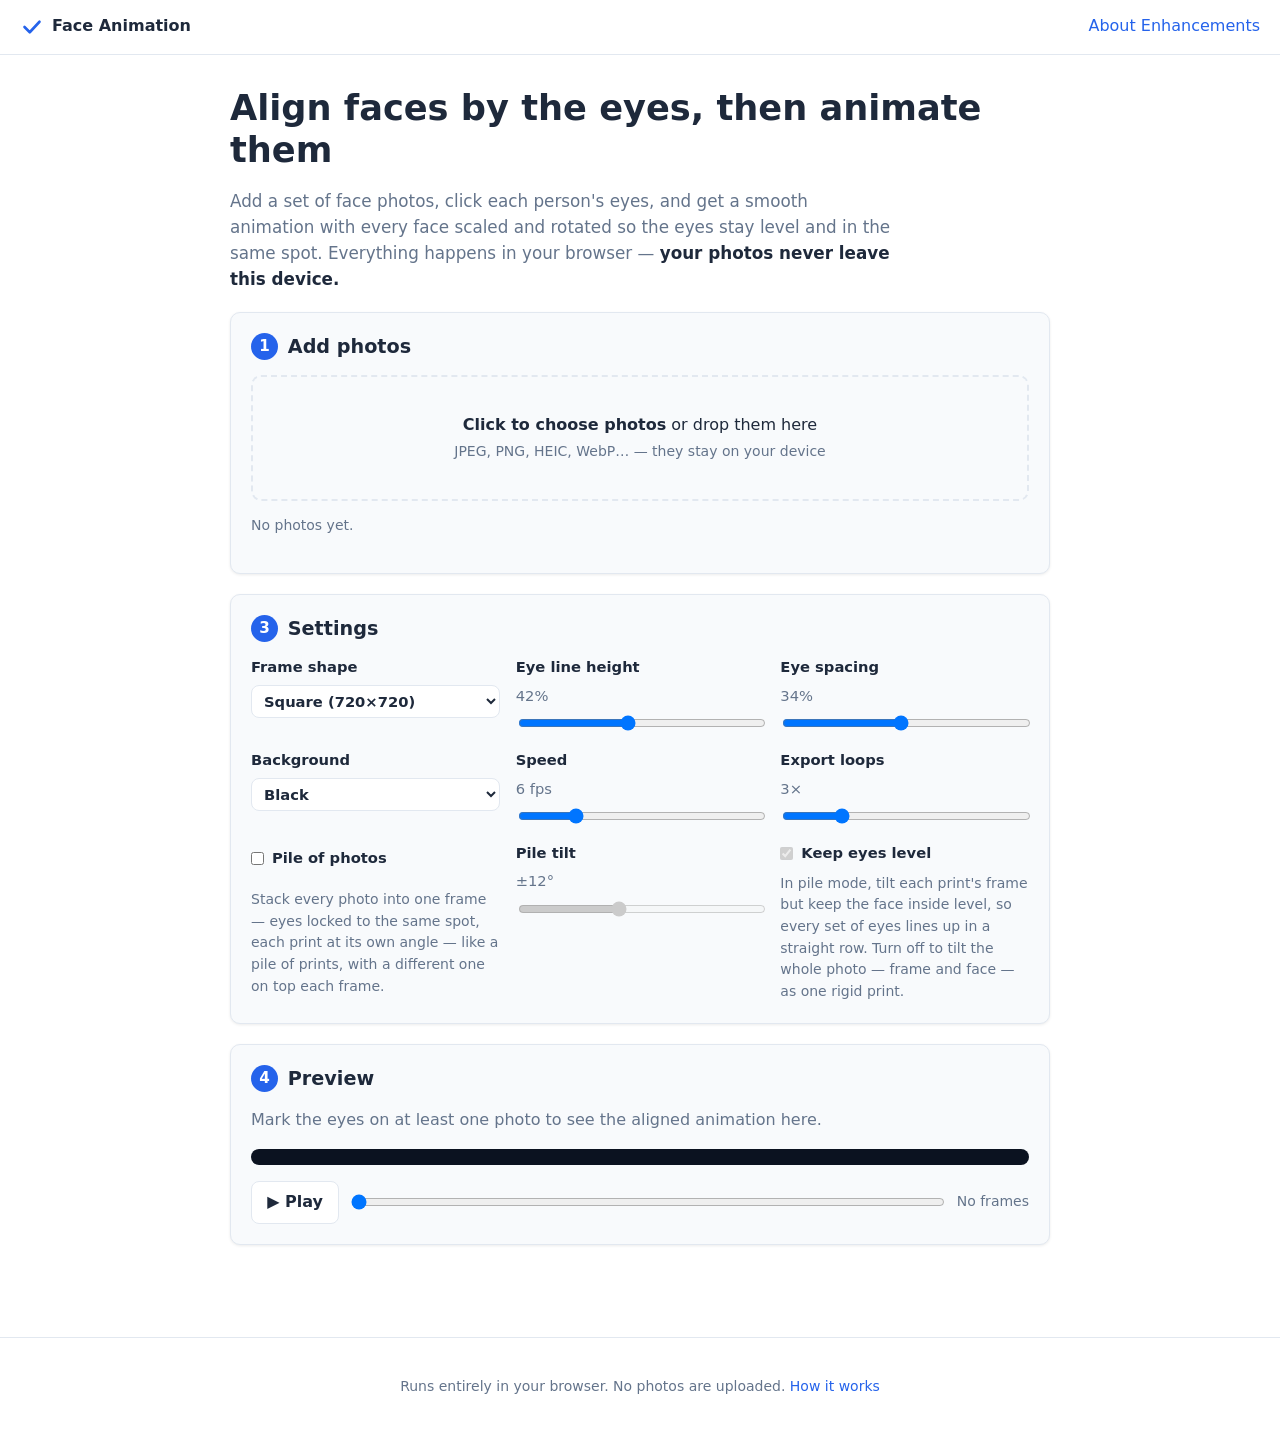
<file: index.html>
<!doctype html>
<html lang="en">
  <head>
    <meta charset="utf-8" />
    <meta name="viewport" content="width=device-width, initial-scale=1" />
    <meta name="color-scheme" content="light dark" />
    <title>Face Animation — align faces by the eyes</title>
    <meta
      name="description"
      content="Turn a set of face photos into a smooth animation, aligned so the eyes stay level and in the same position. Runs entirely in your browser — no uploads."
    />
    <link rel="icon" href="/assets/favicon.svg" type="image/svg+xml" />
    <link rel="stylesheet" href="/assets/css/styles.css" />
    <link rel="stylesheet" href="/assets/css/app.css" />
    <script type="module" src="/assets/js/main.js"></script>
  </head>
  <body>
    <header class="site-header">
      <a class="brand" href="/">
        <img src="/assets/favicon.svg" alt="" width="24" height="24" />
        <span>Face Animation</span>
      </a>
      <nav>
        <a href="/about/">About</a>
        <a href="/enhancements.html">Enhancements</a>
      </nav>
    </header>

    <main>
      <section class="hero">
        <h1>Align faces by the eyes, then animate them</h1>
        <p class="lead">
          Add a set of face photos, click each person's eyes, and get a smooth
          animation with every face scaled and rotated so the eyes stay level
          and in the same spot. Everything happens in your browser —
          <strong>your photos never leave this device.</strong>
        </p>
      </section>

      <!-- Step 1: photos -->
      <section class="step" aria-labelledby="h-photos">
        <h2 id="h-photos"><span class="num">1</span> Add photos</h2>
        <div
          id="dropzone"
          class="dropzone"
          role="button"
          tabindex="0"
          aria-label="Add photos: click to choose files or drop images here"
        >
          <p><strong>Click to choose photos</strong> or drop them here</p>
          <p class="muted small">JPEG, PNG, HEIC, WebP… — they stay on your device</p>
        </div>
        <input id="file-input" type="file" accept="image/*" multiple hidden />

        <p id="empty-hint" class="muted small">No photos yet.</p>
        <div id="photo-strip" class="photo-strip" aria-live="polite"></div>
      </section>

      <!-- Step 2: mark eyes -->
      <section id="mark-section" class="step" aria-labelledby="h-mark" hidden>
        <h2 id="h-mark"><span class="num">2</span> Mark the eyes</h2>
        <p id="mark-status" class="status" aria-live="polite"></p>
        <div class="mark-wrap">
          <canvas id="mark-canvas" class="mark-canvas" width="640" height="460"></canvas>
        </div>
        <div class="controls">
          <button id="btn-prev" type="button" class="btn">← Previous</button>
          <button id="btn-next" type="button" class="btn">Next →</button>
          <button id="btn-reset-marks" type="button" class="btn ghost">Reset this photo</button>
          <span id="mark-progress" class="muted small"></span>
        </div>
      </section>

      <!-- Step 3: settings -->
      <section class="step" aria-labelledby="h-settings">
        <h2 id="h-settings"><span class="num">3</span> Settings</h2>
        <div class="settings-grid">
          <label>
            Frame shape
            <select id="opt-size">
              <option value="square" selected>Square (720×720)</option>
              <option value="portrait">Portrait (720×960)</option>
              <option value="landscape">Landscape (960×720)</option>
            </select>
          </label>
          <label>
            Eye line height <span id="opt-eyey-val" class="val"></span>
            <input id="opt-eyey" type="range" min="20" max="70" value="42" />
          </label>
          <label>
            Eye spacing <span id="opt-gap-val" class="val"></span>
            <input id="opt-gap" type="range" min="15" max="55" value="34" />
          </label>
          <label>
            Background
            <select id="opt-bg">
              <option value="#000000" selected>Black</option>
              <option value="#ffffff">White</option>
              <option value="#111827">Charcoal</option>
              <option value="transparent">Transparent</option>
            </select>
          </label>
          <label>
            Speed <span id="opt-fps-val" class="val"></span>
            <input id="opt-fps" type="range" min="1" max="24" value="6" />
          </label>
          <label>
            Export loops <span id="opt-loops-val" class="val"></span>
            <input id="opt-loops" type="range" min="1" max="10" value="3" />
          </label>
          <label class="check">
            <input id="opt-pile" type="checkbox" />
            Pile of photos
            <span class="muted small hint"
              >Stack every photo into one frame — eyes locked to the same spot,
              each print at its own angle — like a pile of prints, with a
              different one on top each frame.</span
            >
          </label>
          <label>
            Pile tilt <span id="opt-tilt-val" class="val"></span>
            <input id="opt-tilt" type="range" min="0" max="30" value="12" />
          </label>
          <label class="check">
            <input id="opt-level-eyes" type="checkbox" checked />
            Keep eyes level
            <span class="muted small hint"
              >In pile mode, tilt each print's frame but keep the face inside
              level, so every set of eyes lines up in a straight row. Turn off
              to tilt the whole photo — frame and face — as one rigid print.</span
            >
          </label>
        </div>
      </section>

      <!-- Step 4: preview -->
      <section class="step" aria-labelledby="h-preview">
        <h2 id="h-preview"><span class="num">4</span> Preview</h2>
        <p id="empty-preview" class="muted">
          Mark the eyes on at least one photo to see the aligned animation here.
        </p>
        <div class="preview-wrap">
          <canvas id="preview-canvas" class="preview-canvas" width="720" height="720" hidden></canvas>
        </div>
        <div class="controls">
          <button id="btn-play" type="button" class="btn">▶ Play</button>
          <input id="frame-scrub" type="range" min="0" max="0" value="0" class="scrub" aria-label="Scrub frames" />
          <span id="frame-label" class="muted small"></span>
        </div>
      </section>

      <!-- Step 5: export -->
      <section id="export-section" class="step" aria-labelledby="h-export" hidden>
        <h2 id="h-export"><span class="num">5</span> Export</h2>
        <p class="muted small">
          Records the animation to a video file using your browser's built-in
          encoder (MP4 on Safari, WebM on Chrome/Edge).
        </p>
        <div class="controls">
          <button id="btn-export" type="button" class="btn primary">● Record &amp; download</button>
          <span id="export-status" class="muted small" aria-live="polite"></span>
        </div>
        <div id="download-area" class="download-area"></div>
        <p id="export-note" class="muted small"></p>
      </section>
    </main>

    <footer class="site-footer">
      <p class="muted small">
        Runs entirely in your browser. No photos are uploaded.
        <a href="/about/">How it works</a>
      </p>
    </footer>

    <!-- Magnifier loupe, positioned via JS -->
    <canvas id="loupe" class="loupe" width="120" height="120" hidden></canvas>
  </body>
</html>
</file>
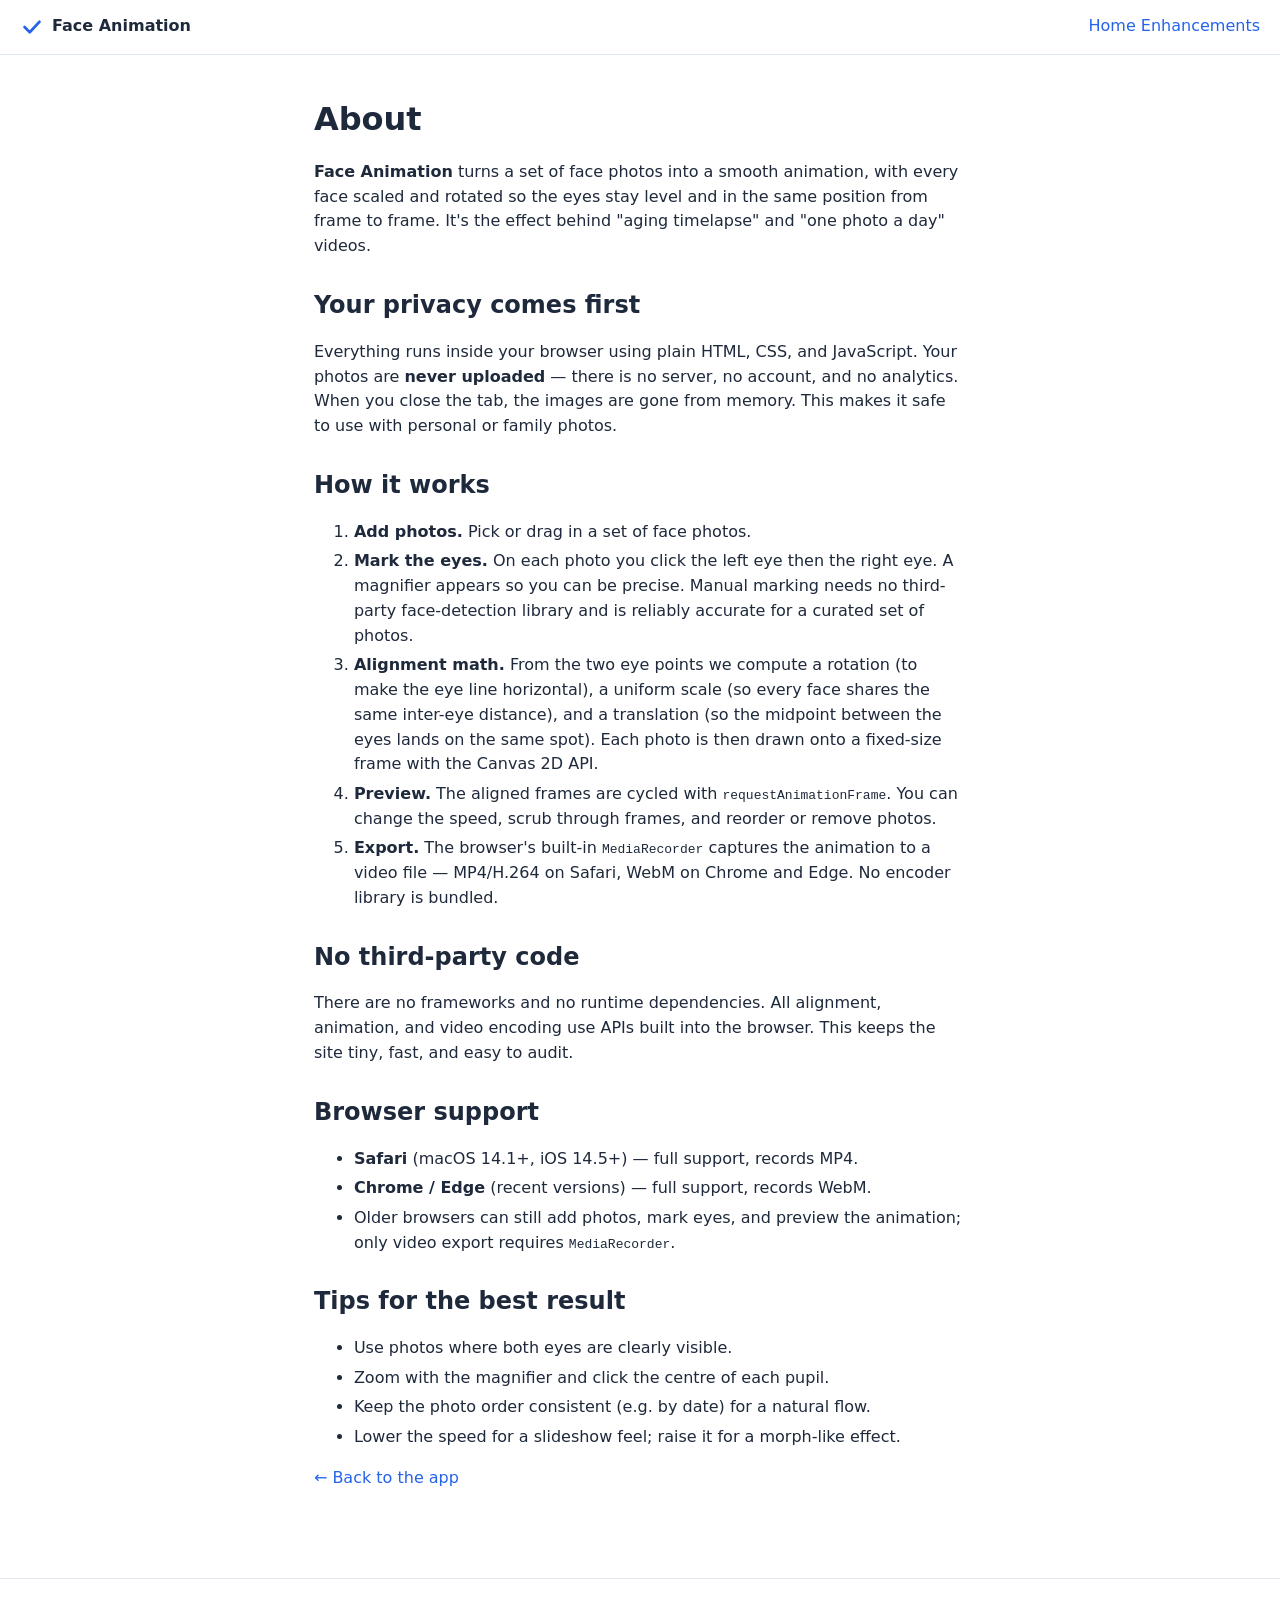
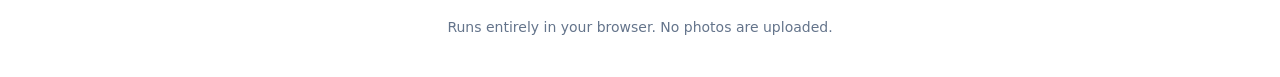
<file: about/index.html>
<!doctype html>
<html lang="en">
  <head>
    <meta charset="utf-8" />
    <meta name="viewport" content="width=device-width, initial-scale=1" />
    <meta name="color-scheme" content="light dark" />
    <title>About — Face Animation</title>
    <meta
      name="description"
      content="How Face Animation aligns faces by the eyes, how your privacy is protected, and which browsers are supported."
    />
    <link rel="icon" href="/assets/favicon.svg" type="image/svg+xml" />
    <link rel="stylesheet" href="/assets/css/styles.css" />
    <link rel="stylesheet" href="/assets/css/app.css" />
  </head>
  <body>
    <header class="site-header">
      <a class="brand" href="/">
        <img src="/assets/favicon.svg" alt="" width="24" height="24" />
        <span>Face Animation</span>
      </a>
      <nav>
        <a href="/">Home</a>
        <a href="/enhancements.html">Enhancements</a>
      </nav>
    </header>

    <main class="prose">
      <h1>About</h1>
      <p>
        <strong>Face Animation</strong> turns a set of face photos into a smooth
        animation, with every face scaled and rotated so the eyes stay level and
        in the same position from frame to frame. It's the effect behind
        "aging timelapse" and "one photo a day" videos.
      </p>

      <h2>Your privacy comes first</h2>
      <p>
        Everything runs inside your browser using plain HTML, CSS, and
        JavaScript. Your photos are <strong>never uploaded</strong> — there is no
        server, no account, and no analytics. When you close the tab, the images
        are gone from memory. This makes it safe to use with personal or family
        photos.
      </p>

      <h2>How it works</h2>
      <ol>
        <li><strong>Add photos.</strong> Pick or drag in a set of face photos.</li>
        <li>
          <strong>Mark the eyes.</strong> On each photo you click the left eye
          then the right eye. A magnifier appears so you can be precise. Manual
          marking needs no third-party face-detection library and is reliably
          accurate for a curated set of photos.
        </li>
        <li>
          <strong>Alignment math.</strong> From the two eye points we compute a
          rotation (to make the eye line horizontal), a uniform scale (so every
          face shares the same inter-eye distance), and a translation (so the
          midpoint between the eyes lands on the same spot). Each photo is then
          drawn onto a fixed-size frame with the Canvas 2D API.
        </li>
        <li>
          <strong>Preview.</strong> The aligned frames are cycled with
          <code>requestAnimationFrame</code>. You can change the speed, scrub
          through frames, and reorder or remove photos.
        </li>
        <li>
          <strong>Export.</strong> The browser's built-in
          <code>MediaRecorder</code> captures the animation to a video file —
          MP4/H.264 on Safari, WebM on Chrome and Edge. No encoder library is
          bundled.
        </li>
      </ol>

      <h2>No third-party code</h2>
      <p>
        There are no frameworks and no runtime dependencies. All alignment,
        animation, and video encoding use APIs built into the browser. This
        keeps the site tiny, fast, and easy to audit.
      </p>

      <h2>Browser support</h2>
      <ul>
        <li><strong>Safari</strong> (macOS 14.1+, iOS 14.5+) — full support, records MP4.</li>
        <li><strong>Chrome / Edge</strong> (recent versions) — full support, records WebM.</li>
        <li>
          Older browsers can still add photos, mark eyes, and preview the
          animation; only video export requires <code>MediaRecorder</code>.
        </li>
      </ul>

      <h2>Tips for the best result</h2>
      <ul>
        <li>Use photos where both eyes are clearly visible.</li>
        <li>Zoom with the magnifier and click the centre of each pupil.</li>
        <li>Keep the photo order consistent (e.g. by date) for a natural flow.</li>
        <li>Lower the speed for a slideshow feel; raise it for a morph-like effect.</li>
      </ul>

      <p><a href="/">← Back to the app</a></p>
    </main>

    <footer class="site-footer">
      <p class="muted small">Runs entirely in your browser. No photos are uploaded.</p>
    </footer>
  </body>
</html>
</file>
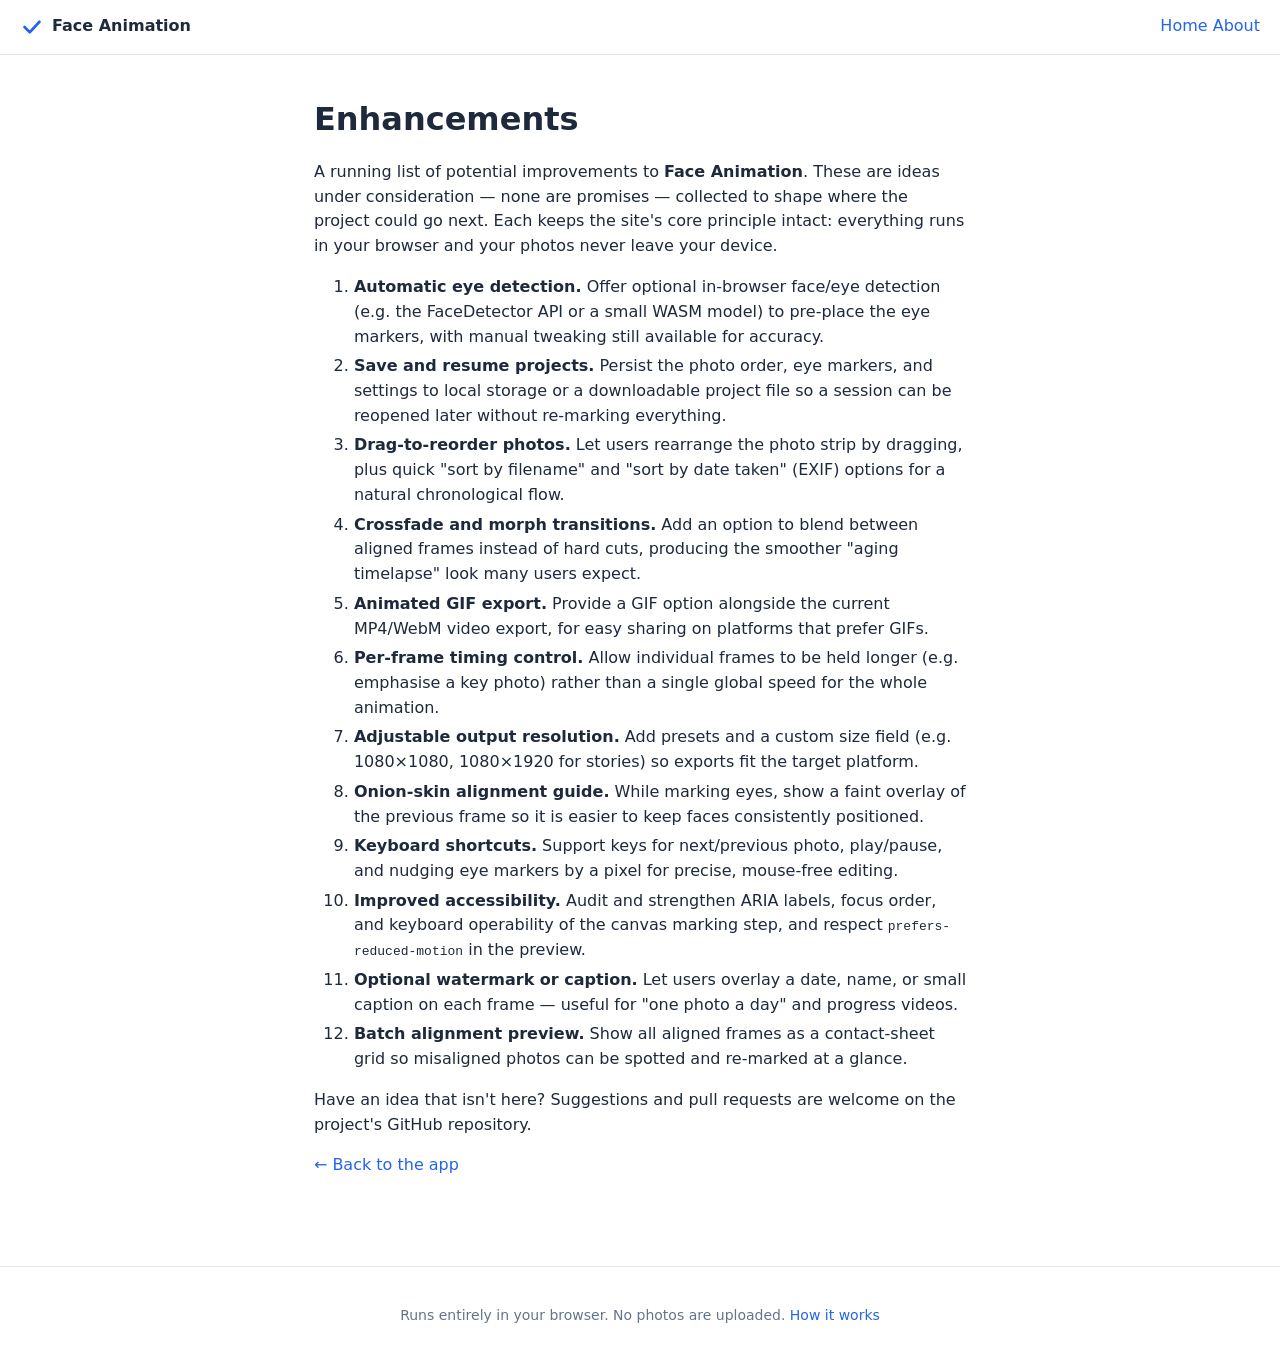
<file: enhancements.html>
<!doctype html>
<html lang="en">
  <head>
    <meta charset="utf-8" />
    <meta name="viewport" content="width=device-width, initial-scale=1" />
    <meta name="color-scheme" content="light dark" />
    <title>Enhancements — Face Animation</title>
    <meta
      name="description"
      content="Ideas for future improvements to Face Animation — features, usability, performance, and accessibility enhancements under consideration."
    />
    <link rel="icon" href="/assets/favicon.svg" type="image/svg+xml" />
    <link rel="stylesheet" href="/assets/css/styles.css" />
    <link rel="stylesheet" href="/assets/css/app.css" />
  </head>
  <body>
    <header class="site-header">
      <a class="brand" href="/">
        <img src="/assets/favicon.svg" alt="" width="24" height="24" />
        <span>Face Animation</span>
      </a>
      <nav>
        <a href="/">Home</a>
        <a href="/about/">About</a>
      </nav>
    </header>

    <main class="prose">
      <h1>Enhancements</h1>
      <p>
        A running list of potential improvements to <strong>Face Animation</strong>.
        These are ideas under consideration — none are promises — collected to
        shape where the project could go next. Each keeps the site's core
        principle intact: everything runs in your browser and your photos never
        leave your device.
      </p>

      <ol>
        <li>
          <strong>Automatic eye detection.</strong> Offer optional in-browser
          face/eye detection (e.g. the FaceDetector API or a small WASM model)
          to pre-place the eye markers, with manual tweaking still available for
          accuracy.
        </li>
        <li>
          <strong>Save and resume projects.</strong> Persist the photo order,
          eye markers, and settings to local storage or a downloadable project
          file so a session can be reopened later without re-marking everything.
        </li>
        <li>
          <strong>Drag-to-reorder photos.</strong> Let users rearrange the photo
          strip by dragging, plus quick "sort by filename" and "sort by date
          taken" (EXIF) options for a natural chronological flow.
        </li>
        <li>
          <strong>Crossfade and morph transitions.</strong> Add an option to
          blend between aligned frames instead of hard cuts, producing the
          smoother "aging timelapse" look many users expect.
        </li>
        <li>
          <strong>Animated GIF export.</strong> Provide a GIF option alongside
          the current MP4/WebM video export, for easy sharing on platforms that
          prefer GIFs.
        </li>
        <li>
          <strong>Per-frame timing control.</strong> Allow individual frames to
          be held longer (e.g. emphasise a key photo) rather than a single global
          speed for the whole animation.
        </li>
        <li>
          <strong>Adjustable output resolution.</strong> Add presets and a custom
          size field (e.g. 1080×1080, 1080×1920 for stories) so exports fit the
          target platform.
        </li>
        <li>
          <strong>Onion-skin alignment guide.</strong> While marking eyes, show a
          faint overlay of the previous frame so it is easier to keep faces
          consistently positioned.
        </li>
        <li>
          <strong>Keyboard shortcuts.</strong> Support keys for next/previous
          photo, play/pause, and nudging eye markers by a pixel for precise,
          mouse-free editing.
        </li>
        <li>
          <strong>Improved accessibility.</strong> Audit and strengthen ARIA
          labels, focus order, and keyboard operability of the canvas marking
          step, and respect <code>prefers-reduced-motion</code> in the preview.
        </li>
        <li>
          <strong>Optional watermark or caption.</strong> Let users overlay a
          date, name, or small caption on each frame — useful for
          "one photo a day" and progress videos.
        </li>
        <li>
          <strong>Batch alignment preview.</strong> Show all aligned frames as a
          contact-sheet grid so misaligned photos can be spotted and re-marked at
          a glance.
        </li>
      </ol>

      <p>
        Have an idea that isn't here? Suggestions and pull requests are welcome
        on the project's GitHub repository.
      </p>

      <p><a href="/">← Back to the app</a></p>
    </main>

    <footer class="site-footer">
      <p class="muted small">
        Runs entirely in your browser. No photos are uploaded.
        <a href="/about/">How it works</a>
      </p>
    </footer>
  </body>
</html>
</file>
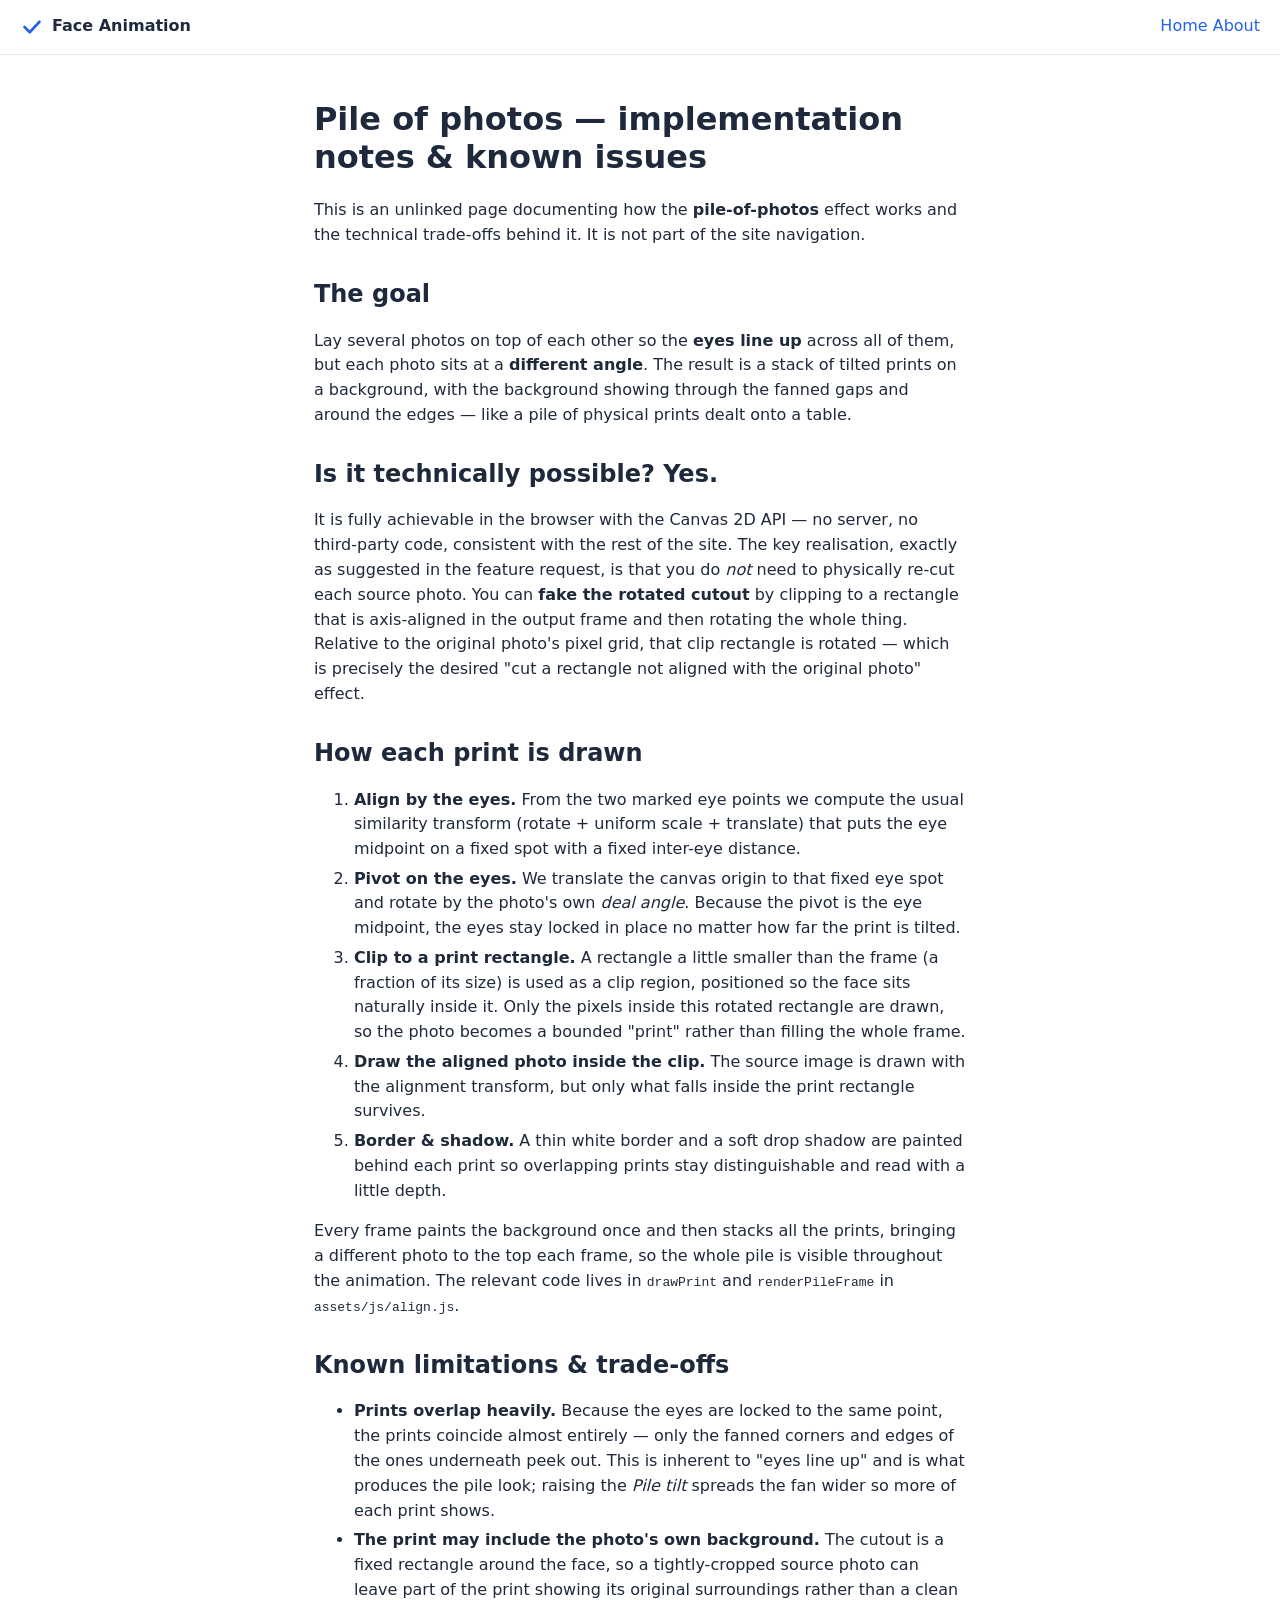
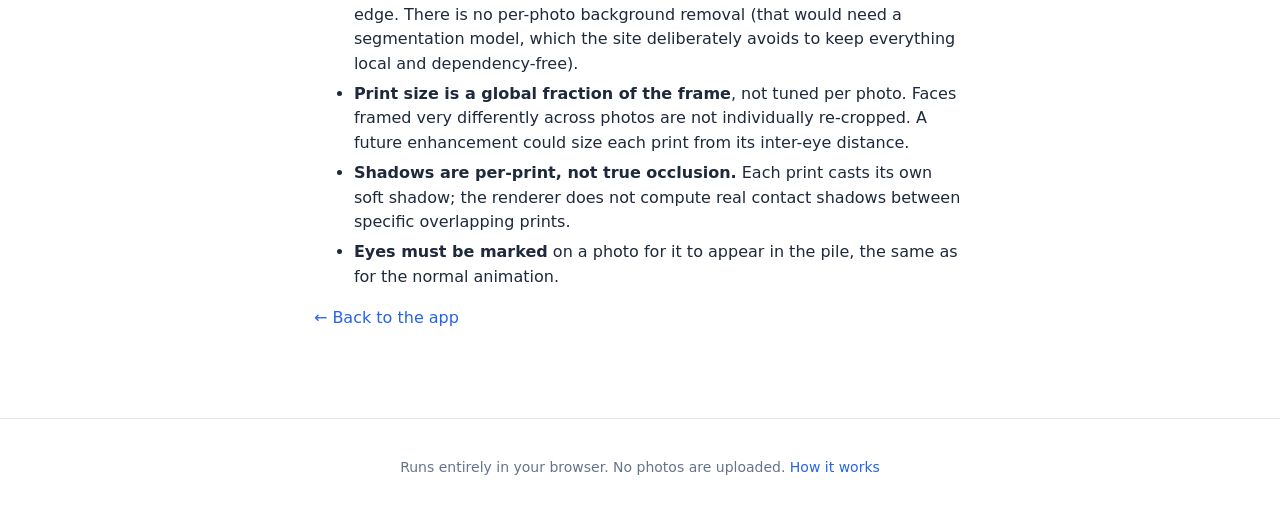
<file: issues.html>
<!doctype html>
<html lang="en">
  <head>
    <meta charset="utf-8" />
    <meta name="viewport" content="width=device-width, initial-scale=1" />
    <meta name="color-scheme" content="light dark" />
    <title>Pile of photos — implementation notes &amp; known issues</title>
    <meta
      name="description"
      content="How the pile-of-photos effect is built with the Canvas 2D API, and the known limitations of the rotated-cutout approach."
    />
    <link rel="icon" href="/assets/favicon.svg" type="image/svg+xml" />
    <link rel="stylesheet" href="/assets/css/styles.css" />
    <link rel="stylesheet" href="/assets/css/app.css" />
  </head>
  <body>
    <header class="site-header">
      <a class="brand" href="/">
        <img src="/assets/favicon.svg" alt="" width="24" height="24" />
        <span>Face Animation</span>
      </a>
      <nav>
        <a href="/">Home</a>
        <a href="/about/">About</a>
      </nav>
    </header>

    <main class="prose">
      <h1>Pile of photos — implementation notes &amp; known issues</h1>
      <p>
        This is an unlinked page documenting how the
        <strong>pile-of-photos</strong> effect works and the technical
        trade-offs behind it. It is not part of the site navigation.
      </p>

      <h2>The goal</h2>
      <p>
        Lay several photos on top of each other so the <strong>eyes line
        up</strong> across all of them, but each photo sits at a
        <strong>different angle</strong>. The result is a stack of tilted prints
        on a background, with the background showing through the fanned gaps and
        around the edges — like a pile of physical prints dealt onto a table.
      </p>

      <h2>Is it technically possible? Yes.</h2>
      <p>
        It is fully achievable in the browser with the Canvas 2D API — no
        server, no third-party code, consistent with the rest of the site. The
        key realisation, exactly as suggested in the feature request, is that
        you do <em>not</em> need to physically re-cut each source photo. You can
        <strong>fake the rotated cutout</strong> by clipping to a rectangle that
        is axis-aligned in the output frame and then rotating the whole thing.
        Relative to the original photo's pixel grid, that clip rectangle is
        rotated — which is precisely the desired "cut a rectangle not aligned
        with the original photo" effect.
      </p>

      <h2>How each print is drawn</h2>
      <ol>
        <li>
          <strong>Align by the eyes.</strong> From the two marked eye points we
          compute the usual similarity transform (rotate + uniform scale +
          translate) that puts the eye midpoint on a fixed spot with a fixed
          inter-eye distance.
        </li>
        <li>
          <strong>Pivot on the eyes.</strong> We translate the canvas origin to
          that fixed eye spot and rotate by the photo's own <em>deal
          angle</em>. Because the pivot is the eye midpoint, the eyes stay
          locked in place no matter how far the print is tilted.
        </li>
        <li>
          <strong>Clip to a print rectangle.</strong> A rectangle a little
          smaller than the frame (a fraction of its size) is used as a clip
          region, positioned so the face sits naturally inside it. Only the
          pixels inside this rotated rectangle are drawn, so the photo becomes a
          bounded "print" rather than filling the whole frame.
        </li>
        <li>
          <strong>Draw the aligned photo inside the clip.</strong> The source
          image is drawn with the alignment transform, but only what falls
          inside the print rectangle survives.
        </li>
        <li>
          <strong>Border &amp; shadow.</strong> A thin white border and a soft
          drop shadow are painted behind each print so overlapping prints stay
          distinguishable and read with a little depth.
        </li>
      </ol>
      <p>
        Every frame paints the background once and then stacks all the prints,
        bringing a different photo to the top each frame, so the whole pile is
        visible throughout the animation. The relevant code lives in
        <code>drawPrint</code> and <code>renderPileFrame</code> in
        <code>assets/js/align.js</code>.
      </p>

      <h2>Known limitations &amp; trade-offs</h2>
      <ul>
        <li>
          <strong>Prints overlap heavily.</strong> Because the eyes are locked
          to the same point, the prints coincide almost entirely — only the
          fanned corners and edges of the ones underneath peek out. This is
          inherent to "eyes line up" and is what produces the pile look; raising
          the <em>Pile tilt</em> spreads the fan wider so more of each print
          shows.
        </li>
        <li>
          <strong>The print may include the photo's own background.</strong> The
          cutout is a fixed rectangle around the face, so a tightly-cropped
          source photo can leave part of the print showing its original
          surroundings rather than a clean edge. There is no per-photo
          background removal (that would need a segmentation model, which the
          site deliberately avoids to keep everything local and dependency-free).
        </li>
        <li>
          <strong>Print size is a global fraction of the frame</strong>, not
          tuned per photo. Faces framed very differently across photos are not
          individually re-cropped. A future enhancement could size each print
          from its inter-eye distance.
        </li>
        <li>
          <strong>Shadows are per-print, not true occlusion.</strong> Each
          print casts its own soft shadow; the renderer does not compute real
          contact shadows between specific overlapping prints.
        </li>
        <li>
          <strong>Eyes must be marked</strong> on a photo for it to appear in
          the pile, the same as for the normal animation.
        </li>
      </ul>

      <p><a href="/">← Back to the app</a></p>
    </main>

    <footer class="site-footer">
      <p class="muted small">
        Runs entirely in your browser. No photos are uploaded.
        <a href="/about/">How it works</a>
      </p>
    </footer>
  </body>
</html>
</file>
<file: assets/css/styles.css>
:root {
  color-scheme: light dark;
  --color-bg: #ffffff;
  --color-surface: #f8fafc;
  --color-text: #1e293b;
  --color-muted: #64748b;
  --color-accent: #2563eb;
  --color-accent-contrast: #ffffff;
  --color-border: #e2e8f0;
  --color-ok: #16a34a;
  --color-todo: #d97706;
  --radius: 10px;
  --shadow: 0 1px 3px rgba(0, 0, 0, 0.08);
}

@media (prefers-color-scheme: dark) {
  :root {
    --color-bg: #0f172a;
    --color-surface: #1e293b;
    --color-text: #e2e8f0;
    --color-muted: #94a3b8;
    --color-accent: #60a5fa;
    --color-accent-contrast: #0b1220;
    --color-border: #334155;
    --color-ok: #4ade80;
    --color-todo: #fbbf24;
    --shadow: 0 1px 3px rgba(0, 0, 0, 0.4);
  }
}

* {
  box-sizing: border-box;
}

body {
  font-family: system-ui, -apple-system, "Segoe UI", sans-serif;
  margin: 0;
  line-height: 1.55;
  background-color: var(--color-bg);
  color: var(--color-text);
}

a {
  color: var(--color-accent);
  text-decoration: none;
}

a:hover {
  text-decoration: underline;
}

h1,
h2,
h3 {
  line-height: 1.2;
}

.muted {
  color: var(--color-muted);
}

.small {
  font-size: 0.875rem;
}

/* Shared header / footer */
.site-header {
  display: flex;
  align-items: center;
  justify-content: space-between;
  padding: 0.9rem 1.25rem;
  border-bottom: 1px solid var(--color-border);
}

.brand {
  display: inline-flex;
  align-items: center;
  gap: 0.5rem;
  font-weight: 700;
  color: var(--color-text);
}

.brand:hover {
  text-decoration: none;
}

.site-header nav a {
  font-weight: 500;
}

.site-footer {
  border-top: 1px solid var(--color-border);
  padding: 1.5rem 1.25rem;
  text-align: center;
  margin-top: 3rem;
}
</file>
<file: assets/css/app.css>
/* app.css — layout & components for the Face Animation tool. */

main {
  max-width: 860px;
  margin: 0 auto;
  padding: 1.5rem 1.25rem;
}

.hero h1 {
  font-size: clamp(1.6rem, 4vw, 2.2rem);
  margin: 0.5rem 0 0.75rem;
}

.lead {
  color: var(--color-muted);
  font-size: 1.05rem;
  max-width: 62ch;
}

.lead strong {
  color: var(--color-text);
}

/* Steps */
.step {
  background: var(--color-surface);
  border: 1px solid var(--color-border);
  border-radius: var(--radius);
  padding: 1.25rem;
  margin: 1.25rem 0;
  box-shadow: var(--shadow);
}

.step h2 {
  display: flex;
  align-items: center;
  gap: 0.6rem;
  margin: 0 0 0.9rem;
  font-size: 1.2rem;
}

.num {
  display: inline-flex;
  align-items: center;
  justify-content: center;
  width: 1.7rem;
  height: 1.7rem;
  border-radius: 50%;
  background: var(--color-accent);
  color: var(--color-accent-contrast);
  font-size: 0.95rem;
  font-weight: 700;
  flex: none;
}

/* Dropzone */
.dropzone {
  border: 2px dashed var(--color-border);
  border-radius: var(--radius);
  padding: 2rem 1rem;
  text-align: center;
  cursor: pointer;
  transition: border-color 0.15s, background 0.15s;
}

.dropzone:hover,
.dropzone:focus-visible,
.dropzone.drag {
  border-color: var(--color-accent);
  background: color-mix(in srgb, var(--color-accent) 8%, transparent);
  outline: none;
}

.dropzone p {
  margin: 0.25rem 0;
}

/* Photo strip */
.photo-strip {
  display: grid;
  grid-template-columns: repeat(auto-fill, minmax(120px, 1fr));
  gap: 0.75rem;
  margin-top: 1rem;
}

.thumb {
  position: relative;
  border: 2px solid var(--color-border);
  border-radius: var(--radius);
  overflow: hidden;
  background: var(--color-bg);
}

.thumb.active {
  border-color: var(--color-accent);
}

.thumb img {
  display: block;
  width: 100%;
  aspect-ratio: 1 / 1;
  object-fit: cover;
  cursor: pointer;
}

.badge {
  position: absolute;
  top: 6px;
  left: 6px;
  font-size: 0.72rem;
  font-weight: 600;
  padding: 2px 7px;
  border-radius: 999px;
  color: #fff;
}

.badge.ok {
  background: var(--color-ok);
}

.badge.todo {
  background: var(--color-todo);
}

.thumb-controls {
  display: flex;
  justify-content: flex-end;
  gap: 2px;
  padding: 4px;
}

.icon-btn {
  border: 1px solid var(--color-border);
  background: var(--color-bg);
  color: var(--color-text);
  width: 28px;
  height: 28px;
  border-radius: 6px;
  cursor: pointer;
  font-size: 0.85rem;
  line-height: 1;
}

.icon-btn:hover {
  border-color: var(--color-accent);
  color: var(--color-accent);
}

/* Marking */
.status {
  margin: 0 0 0.75rem;
  min-height: 1.4em;
}

.mark-wrap,
.preview-wrap {
  display: flex;
  justify-content: center;
  background: #0b1220;
  border-radius: var(--radius);
  padding: 0.5rem;
  overflow: auto;
}

.mark-canvas {
  cursor: crosshair;
  max-width: 100%;
  height: auto;
  touch-action: none;
}

.preview-canvas {
  max-width: 100%;
  height: auto;
  background:
    repeating-conic-gradient(#334155 0% 25%, #1e293b 0% 50%) 50% / 24px 24px;
  border-radius: 6px;
}

/* Loupe magnifier */
.loupe {
  position: fixed;
  z-index: 50;
  width: 120px;
  height: 120px;
  border: 2px solid #fff;
  border-radius: 50%;
  box-shadow: 0 2px 12px rgba(0, 0, 0, 0.5);
  pointer-events: none;
}

/* Controls */
.controls {
  display: flex;
  flex-wrap: wrap;
  align-items: center;
  gap: 0.6rem;
  margin-top: 1rem;
}

.btn {
  font: inherit;
  font-weight: 600;
  padding: 0.5rem 0.95rem;
  border-radius: 8px;
  border: 1px solid var(--color-border);
  background: var(--color-bg);
  color: var(--color-text);
  cursor: pointer;
  transition: border-color 0.15s, background 0.15s;
}

.btn:hover {
  border-color: var(--color-accent);
}

.btn:disabled {
  opacity: 0.5;
  cursor: not-allowed;
}

.btn.primary {
  background: var(--color-accent);
  color: var(--color-accent-contrast);
  border-color: var(--color-accent);
}

.btn.primary:hover {
  filter: brightness(1.05);
}

.btn.ghost {
  background: transparent;
}

.scrub {
  flex: 1 1 160px;
  min-width: 120px;
}

/* Settings */
.settings-grid {
  display: grid;
  grid-template-columns: repeat(auto-fit, minmax(210px, 1fr));
  gap: 1rem;
}

.settings-grid label {
  display: flex;
  flex-direction: column;
  gap: 0.35rem;
  font-weight: 600;
  font-size: 0.92rem;
}

.settings-grid select,
.settings-grid input[type="range"] {
  font: inherit;
  width: 100%;
}

.settings-grid select {
  padding: 0.4rem 0.5rem;
  border-radius: 8px;
  border: 1px solid var(--color-border);
  background: var(--color-bg);
  color: var(--color-text);
}

.val {
  font-weight: 500;
  color: var(--color-muted);
}

/* Checkbox-style settings (e.g. "Pile of photos") sit inline rather than
   stacking label-over-control like the sliders. */
.settings-grid label.check {
  flex-direction: row;
  align-items: center;
  flex-wrap: wrap;
  gap: 0.5rem;
}

.settings-grid label.check input[type="checkbox"] {
  width: auto;
  margin: 0;
}

.settings-grid .hint {
  flex-basis: 100%;
  font-weight: 400;
}

/* Export */
.download-area {
  margin-top: 0.9rem;
}

.download-area .btn {
  display: inline-block;
}

/* About page */
.prose {
  max-width: 68ch;
}

.prose h2 {
  margin-top: 2rem;
}

.prose li {
  margin: 0.3rem 0;
}
</file>
